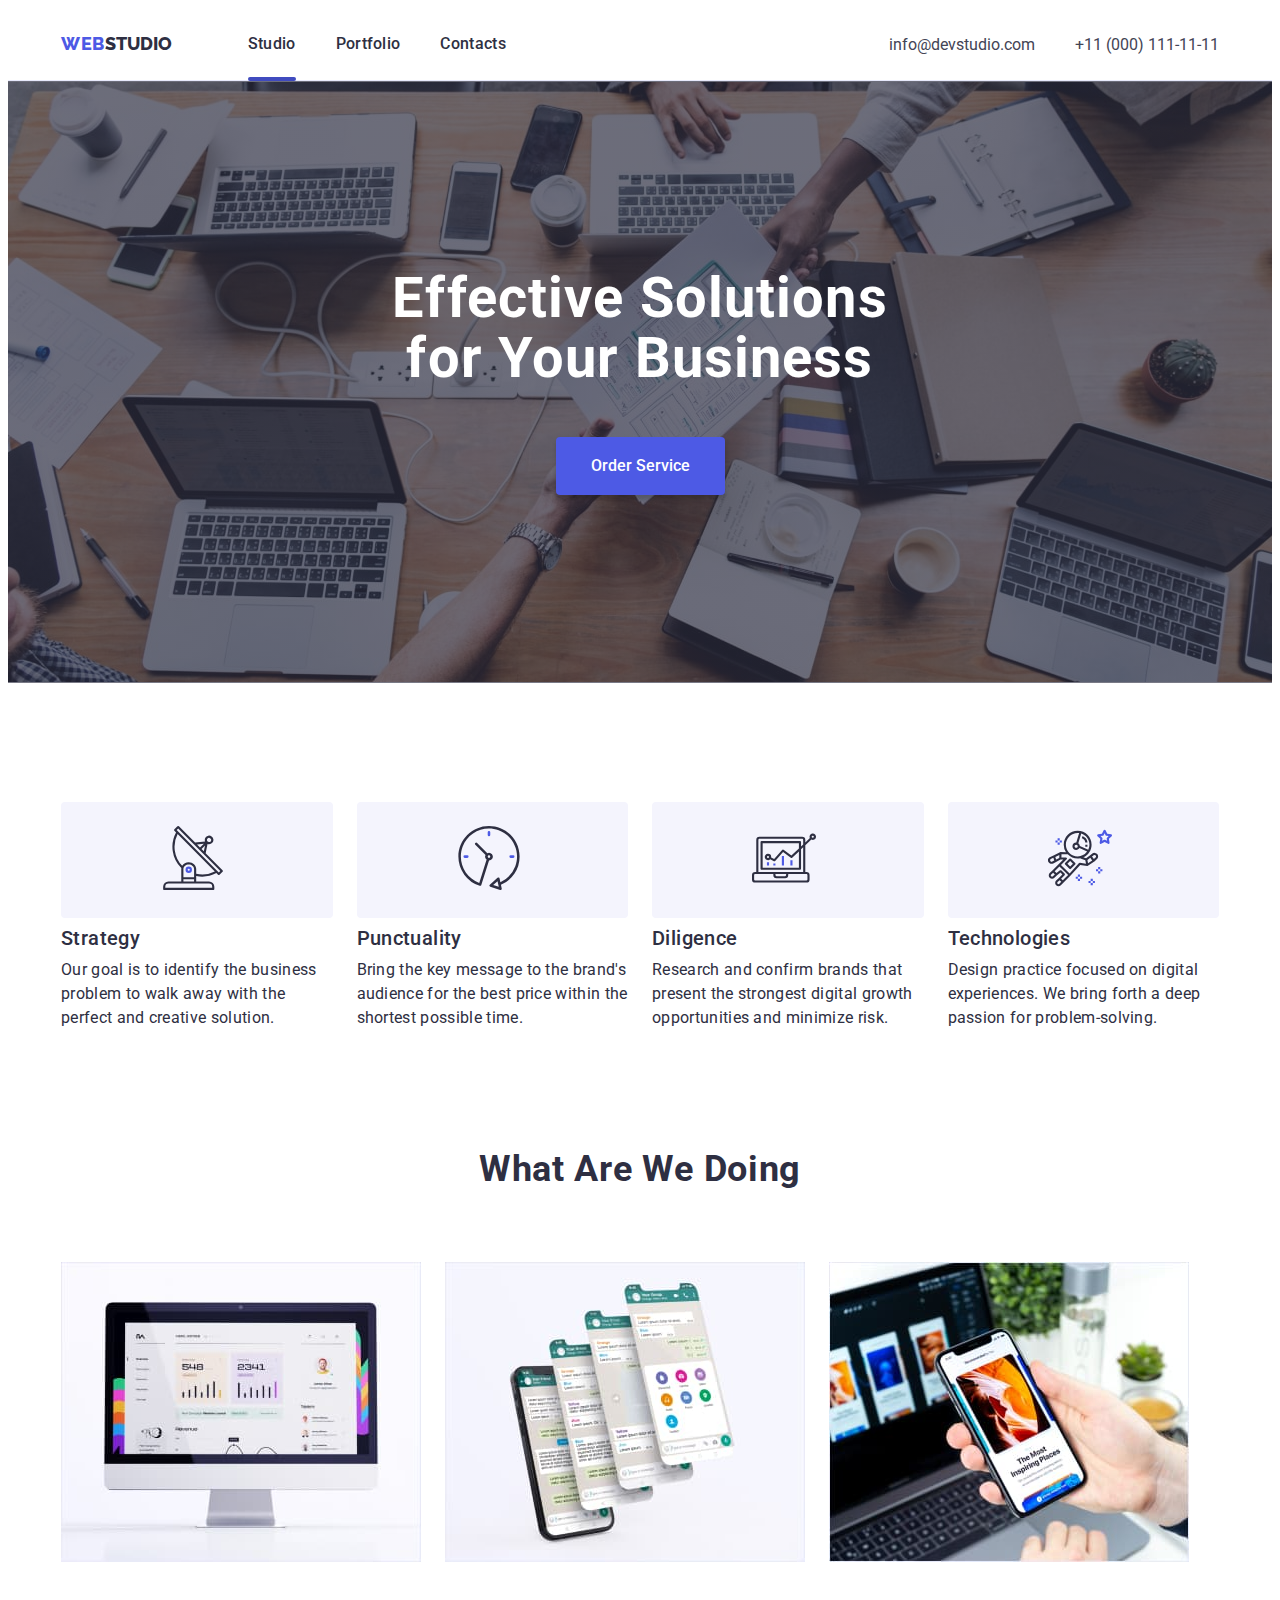
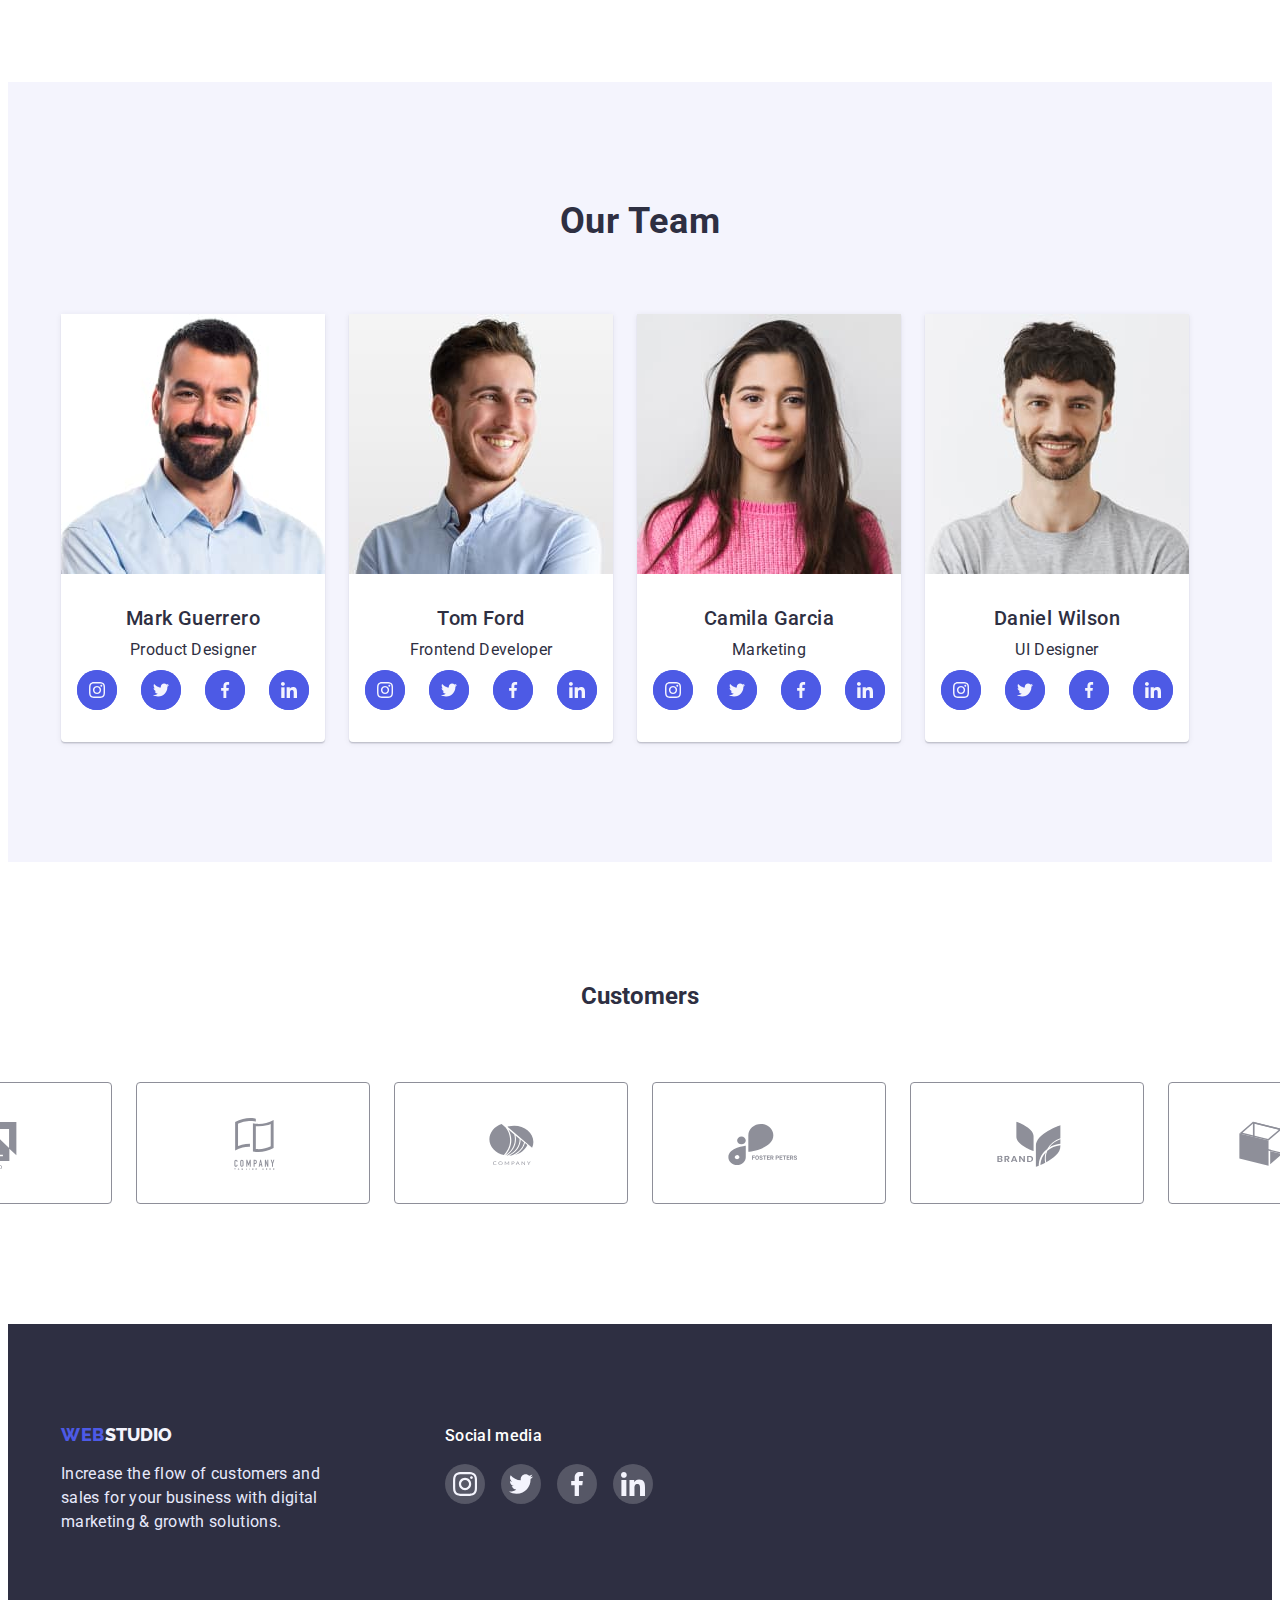
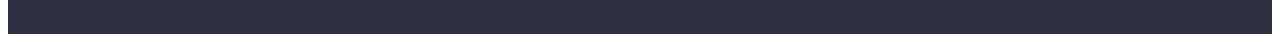
<file: index.html>
<!DOCTYPE html>
<html lang="en">
  <head>
    <meta charset="UTF-8" />
    <meta http-equiv="X-UA-Compatible" content="IE=edge" />
    <meta name="viewport" content="width=device-width, initial-scale=1.0" />
    <title>goit-markup-hw-01</title>
    <link rel="preconnect" href="https://fonts.googleapis.com" />
    <link rel="preconnect" href="https://fonts.gstatic.com" crossorigin />
    <link
      href="https://fonts.googleapis.com/css2?family=Raleway:wght@800&family=Roboto:wght@400;500;700&display=swap"
      rel="stylesheet"
    />
    <link
      rel="stylesheet"
      href="https://cdnjs.cloudflare.com/ajax/libs/modern-normalize/1.1.0/modern-normalize.min.css"
      integrity="sha512-wpPYUAdjBVSE4KJnH1VR1HeZfpl1ub8YT/NKx4PuQ5NmX2tKuGu6U/JRp5y+Y8XG2tV+wKQpNHVUX03MfMFn9Q=="
      crossorigin="anonymous"
      referrerpolicy="no-referrer"
    />
    <link rel="stylesheet" href="./css/styles.css" />
  </head>
  <body>
    <header class="header">
      <div class="container header-container">
        <nav class="header-navigation">
          <a href="./index.html" class="header-logo">
            <span class="header-logo-web-text">Web</span>Studio</a
          >
          <ul class="header-list list">
            <li class="header-item">
              <a href="./index.html" class="header-link active-page link"
                >Studio</a
              >
            </li>
            <li class="header-item">
              <a href="./portfolio.html" class="header-link link">Portfolio</a>
            </li>
            <li class="header-item">
              <a href="#" class="header-link link">Contacts</a>
            </li>
          </ul>
        </nav>
        <address class="contacts">
          <ul class="contacts-list list">
            <li class="contact-item">
              <a href="mailto:info@devstudio.com" class="contact-link link"
                >info@devstudio.com</a
              >
            </li>
            <li class="contact-item">
              <a href="tel:+110001111111" class="contact-link link"
                >+11 (000) 111-11-11</a
              >
            </li>
          </ul>
        </address>
      </div>
    </header>
    <main>
      <section class="main">
        <div class="container">
          <h1 class="main-header">Effective Solutions for Your Business</h1>
          <button class="main-btn" type="button" data-modal-open>Order Service</button>
          <div class="backdrop is-hidden" data-modal>
            <div class="modal">
              <button class="btn-modal-close" type="button" data-modal-close>
                <svg class="modal-icon-close">
                  <use href="./images/modal-closing-icon.svg#modal-icon-close"></use>
                </svg>
              </button>
            </div>
          </div>
        </div>
      </section>
      <section class="attitudes">
        <div class="container attitudes-container">
          <h2 class="visually-hidden">Company list of attitudes</h2>
          <ul class="attitudes-list list">
            <li class="attitudes-item">
              <div class="attitudes-icons">
                <a href="" class="svg-icon"></a>
                <svg width="64" height="64">
                  <use href="./images/attitudes-icons.svg#icon-antenna-1"></use>
                </svg>
              </div>
              <h3 class="attitudes-item-title title">Strategy</h3>
              <p class="attitudes-item-text">
                Our goal is to identify the business problem to walk away with
                the perfect and creative solution.
              </p>
            </li>
            <li class="attitudes-item">
              <div class="attitudes-icons">
                <a href="" class="svg-icon"></a>
                <svg width="64" height="64">
                  <use href="./images/attitudes-icons.svg#icon-clock-1"></use>
                </svg>
              </div>
              <h3 class="attitudes-item-title title">Punctuality</h3>
              <p class="attitudes-item-text">
                Bring the key message to the brand's audience for the best price
                within the shortest possible time.
              </p>
            </li>
            <li class="attitudes-item">
              <div class="attitudes-icons">
                <a href="" class="svg-icon"></a>
                <svg width="64" height="64">
                  <use href="./images/attitudes-icons.svg#icon-diagram-1"></use>
                </svg>
              </div>
              <h3 class="attitudes-item-title title">Diligence</h3>
              <p class="attitudes-item-text">
                Research and confirm brands that present the strongest digital
                growth opportunities and minimize risk.
              </p>
            </li>
            <li class="attitudes-item">
              <div class="attitudes-icons">
                <a href="" class="svg-icon"></a>
                <svg width="64" height="64">
                  <use
                    href="./images/attitudes-icons.svg#icon-astronaut-1"
                  ></use>
                </svg>
              </div>
              <h3 class="attitudes-item-title title">Technologies</h3>
              <p class="attitudes-item-text">
                Design practice focused on digital experiences. We bring forth a
                deep passion for problem-solving.
              </p>
            </li>
          </ul>
        </div>
      </section>
      <section class="products">
        <div class="container products-container">
          <h2 class="products-header">What are we doing</h2>
          <ul class="products-list list">
            <li class="products-item">
              <img
                src="./images/i-mac.jpg"
                alt="iMac"
                width="360"
                height="300"
              />
            </li>
            <li class="products-item">
              <img
                src="./images/mobiles.jpg"
                alt="Mobiles"
                width="360"
                height="300"
              />
            </li>
            <li class="products-item">
              <img
                src="./images/different-devices.jpg"
                alt="Different devices"
                width="360"
                height="300"
              />
            </li>
          </ul>
        </div>
      </section>
      <section class="team">
        <div class="container team-container">
          <h2 class="team-header">Our Team</h2>
          <ul class="team-list list">
            <li class="team-item">
              <img
                src="./images/mark-guerrero.jpg"
                alt="Mark Guerrero"
                width="264"
                height="260"
              />
              <div class="photo-caption">
                <h3 class="team-item-header">Mark Guerrero</h3>
                <p class="team-item-text">Product Designer</p>
                <ul class="photo-caption-soc-list list">
                  <li class="photo-caption-soc-item">
                    <a href="" class="photo-caption-soc-link link">
                      <svg
                        class="photo-caption-soc-icon"
                        width="16"
                        height="16"
                      >
                        <use
                          href="./images/team-soc-icons.svg#icon-instagram-2-1"
                        ></use>
                      </svg>
                    </a>
                  </li>
                  <li class="photo-caption-soc-item">
                    <a href="" class="photo-caption-soc-link link">
                      <svg
                        class="photo-caption-soc-icon"
                        width="16"
                        height="16"
                      >
                        <use
                          href="./images/team-soc-icons.svg#icon-twitter-1-1"
                        ></use>
                      </svg>
                    </a>
                  </li>
                  <li class="photo-caption-soc-item">
                    <a href="" class="photo-caption-soc-link link">
                      <svg
                        class="photo-caption-soc-icon"
                        width="16"
                        height="16"
                      >
                        <use
                          href="./images/team-soc-icons.svg#icon-facebook-1-1"
                        ></use>
                      </svg>
                    </a>
                  </li>
                  <li class="photo-caption-soc-item">
                    <a href="" class="photo-caption-soc-link link">
                      <svg
                        class="photo-caption-soc-icon"
                        width="16"
                        height="16"
                      >
                        <use
                          href="./images/team-soc-icons.svg#icon-linkedin-1-1"
                        ></use>
                      </svg>
                    </a>
                  </li>
                </ul>
              </div>
            </li>
            <li class="team-item">
              <img
                src="./images/tom-ford.jpg"
                alt="Tom Ford"
                width="264"
                height="260"
              />
              <div class="photo-caption">
                <h3 class="team-item-header">Tom Ford</h3>
                <p class="team-item-text">Frontend Developer</p>
                <ul class="photo-caption-soc-list list">
                  <li class="photo-caption-soc-item">
                    <a href="" class="photo-caption-soc-link link">
                      <svg
                        class="photo-caption-soc-icon"
                        width="16"
                        height="16"
                      >
                        <use
                          href="./images/team-soc-icons.svg#icon-instagram-2-1"
                        ></use>
                      </svg>
                    </a>
                  </li>
                  <li class="photo-caption-soc-item">
                    <a href="" class="photo-caption-soc-link link">
                      <svg
                        class="photo-caption-soc-icon"
                        width="16"
                        height="16"
                      >
                        <use
                          href="./images/team-soc-icons.svg#icon-twitter-1-1"
                        ></use>
                      </svg>
                    </a>
                  </li>
                  <li class="photo-caption-soc-item">
                    <a href="" class="photo-caption-soc-link link">
                      <svg
                        class="photo-caption-soc-icon"
                        width="16"
                        height="16"
                      >
                        <use
                          href="./images/team-soc-icons.svg#icon-facebook-1-1"
                        ></use>
                      </svg>
                    </a>
                  </li>
                  <li class="photo-caption-soc-item">
                    <a href="" class="photo-caption-soc-link link">
                      <svg
                        class="photo-caption-soc-icon"
                        width="16"
                        height="16"
                      >
                        <use
                          href="./images/team-soc-icons.svg#icon-linkedin-1-1"
                        ></use>
                      </svg>
                    </a>
                  </li>
                </ul>
              </div>
            </li>
            <li class="team-item">
              <img
                src="./images/camila-garcia.jpg"
                alt="Camila Garcia"
                width="264"
                height="260"
              />
              <div class="photo-caption">
                <h3 class="team-item-header">Camila Garcia</h3>
                <p class="team-item-text">Marketing</p>
                <ul class="photo-caption-soc-list list">
                  <li class="photo-caption-soc-item">
                    <a href="" class="photo-caption-soc-link link">
                      <svg
                        class="photo-caption-soc-icon"
                        width="16"
                        height="16"
                      >
                        <use
                          href="./images/team-soc-icons.svg#icon-instagram-2-1"
                        ></use>
                      </svg>
                    </a>
                  </li>
                  <li class="photo-caption-soc-item">
                    <a href="" class="photo-caption-soc-link link">
                      <svg
                        class="photo-caption-soc-icon"
                        width="16"
                        height="16"
                      >
                        <use
                          href="./images/team-soc-icons.svg#icon-twitter-1-1"
                        ></use>
                      </svg>
                    </a>
                  </li>
                  <li class="photo-caption-soc-item">
                    <a href="" class="photo-caption-soc-link link">
                      <svg
                        class="photo-caption-soc-icon"
                        width="16"
                        height="16"
                      >
                        <use
                          href="./images/team-soc-icons.svg#icon-facebook-1-1"
                        ></use>
                      </svg>
                    </a>
                  </li>
                  <li class="photo-caption-soc-item">
                    <a href="" class="photo-caption-soc-link link">
                      <svg
                        class="photo-caption-soc-icon"
                        width="16"
                        height="16"
                      >
                        <use
                          href="./images/team-soc-icons.svg#icon-linkedin-1-1"
                        ></use>
                      </svg>
                    </a>
                  </li>
                </ul>
              </div>
            </li>
            <li class="team-item">
              <img
                src="./images/daniel-wilson.jpg"
                alt="Daniel Wilson"
                width="264"
                height="260"
              />
              <div class="photo-caption">
                <h3 class="team-item-header">Daniel Wilson</h3>
                <p class="team-item-text">UI Designer</p>
                <ul class="photo-caption-soc-list list">
                  <li class="photo-caption-soc-item">
                    <a href="" class="photo-caption-soc-link link">
                      <svg
                        class="photo-caption-soc-icon"
                        width="16"
                        height="16"
                      >
                        <use
                          href="./images/team-soc-icons.svg#icon-instagram-2-1"
                        ></use>
                      </svg>
                    </a>
                  </li>
                  <li class="photo-caption-soc-item">
                    <a href="" class="photo-caption-soc-link link">
                      <svg
                        class="photo-caption-soc-icon"
                        width="16"
                        height="16"
                      >
                        <use
                          href="./images/team-soc-icons.svg#icon-twitter-1-1"
                        ></use>
                      </svg>
                    </a>
                  </li>
                  <li class="photo-caption-soc-item">
                    <a href="" class="photo-caption-soc-link link">
                      <svg
                        class="photo-caption-soc-icon"
                        width="16"
                        height="16"
                      >
                        <use
                          href="./images/team-soc-icons.svg#icon-facebook-1-1"
                        ></use>
                      </svg>
                    </a>
                  </li>
                  <li class="photo-caption-soc-item">
                    <a href="" class="photo-caption-soc-link link">
                      <svg
                        class="photo-caption-soc-icon"
                        width="16"
                        height="16"
                      >
                        <use
                          href="./images/team-soc-icons.svg#icon-linkedin-1-1"
                        ></use>
                      </svg>
                    </a>
                  </li>
                </ul>
              </div>
            </li>
          </ul>
        </div>
      </section>
      <section class="customers">
        <div class="container">
          <h2 class="customers-header">Customers</h2>
          <ul class="customers-icon-list list">
            <li class="customers-icon-item">
              <a href="" class="customers-icon-link link">
                <svg class="customers-icon" width="104" height="56">
                  <use href="./images/customers-icons.svg#icon-Logo"></use>
                </svg>
              </a>
            </li>
            <li class="customers-icon-item">
              <a href="" class="customers-icon-link link">
                <svg class="customers-icon" width="104" height="56">
                  <use href="./images/customers-icons.svg#icon-Logo-1"></use>
                </svg>
              </a>
            </li>
            <li class="customers-icon-item">
              <a href="" class="customers-icon-link link">
                <svg class="customers-icon" width="104" height="56">
                  <use href="./images/customers-icons.svg#icon-Logo-2"></use>
                </svg>
              </a>
            </li>
            <li class="customers-icon-item">
              <a href="" class="customers-icon-link link">
                <svg class="customers-icon" width="104" height="56">
                  <use href="./images/customers-icons.svg#icon-Logo-3"></use>
                </svg>
              </a>
            </li>
            <li class="customers-icon-item">
              <a href="" class="customers-icon-link link">
                <svg class="customers-icon" width="104" height="56">
                  <use href="./images/customers-icons.svg#icon-Logo-4"></use>
                </svg>
              </a>
            </li>
            <li class="customers-icon-item">
              <a href="" class="customers-icon-link link">
                <svg class="customers-icon" width="104" height="56">
                  <use href="./images/customers-icons.svg#icon-Logo-5"></use>
                </svg>
              </a>
            </li>
          </ul>
        </div>
      </section>
    </main>
    <footer class="footer">
      <div class="container footer-container">
        <div class="footer-block-one">
          <a href="./index.html" class="footer-logo"
            ><span class="footer-logo-web-text">Web</span>Studio</a
          >
          <p class="footer-title">
            Increase the flow of customers and sales for your business with
            digital marketing & growth solutions.
          </p>
        </div>
        <div class="social-media">
          <h2 class="social-media-header">Social media</h2>
          <ul class="social-media-list list">
            <li class="social-media-item">
              <a href="" class="social-media-link link">
                <svg class="social-media-icon" width="24" height="24">
                  <use
                    href="./images/team-soc-icons.svg#icon-instagram-2-1"
                  ></use>
                </svg>
              </a>
            </li>
            <li class="social-media-item">
              <a href="" class="social-media-link link">
                <svg class="social-media-icon" width="24" height="24">
                  <use
                    href="./images/team-soc-icons.svg#icon-twitter-1-1"
                  ></use>
                </svg>
              </a>
            </li>
            <li class="social-media-item">
              <a href="" class="social-media-link link">
                <svg class="social-media-icon" width="24" height="24">
                  <use
                    href="./images/team-soc-icons.svg#icon-facebook-1-1"
                  ></use>
                </svg>
              </a>
            </li>
            <li class="social-media-item">
              <a href="" class="social-media-link link">
                <svg class="social-media-icon" width="24" height="24">
                  <use
                    href="./images/team-soc-icons.svg#icon-linkedin-1-1"
                  ></use>
                </svg>
              </a>
            </li>
          </ul>
        </div>
      </div>
    </footer>
    <script src="./js/modal.js"></script>
  </body>
</html>
</file>
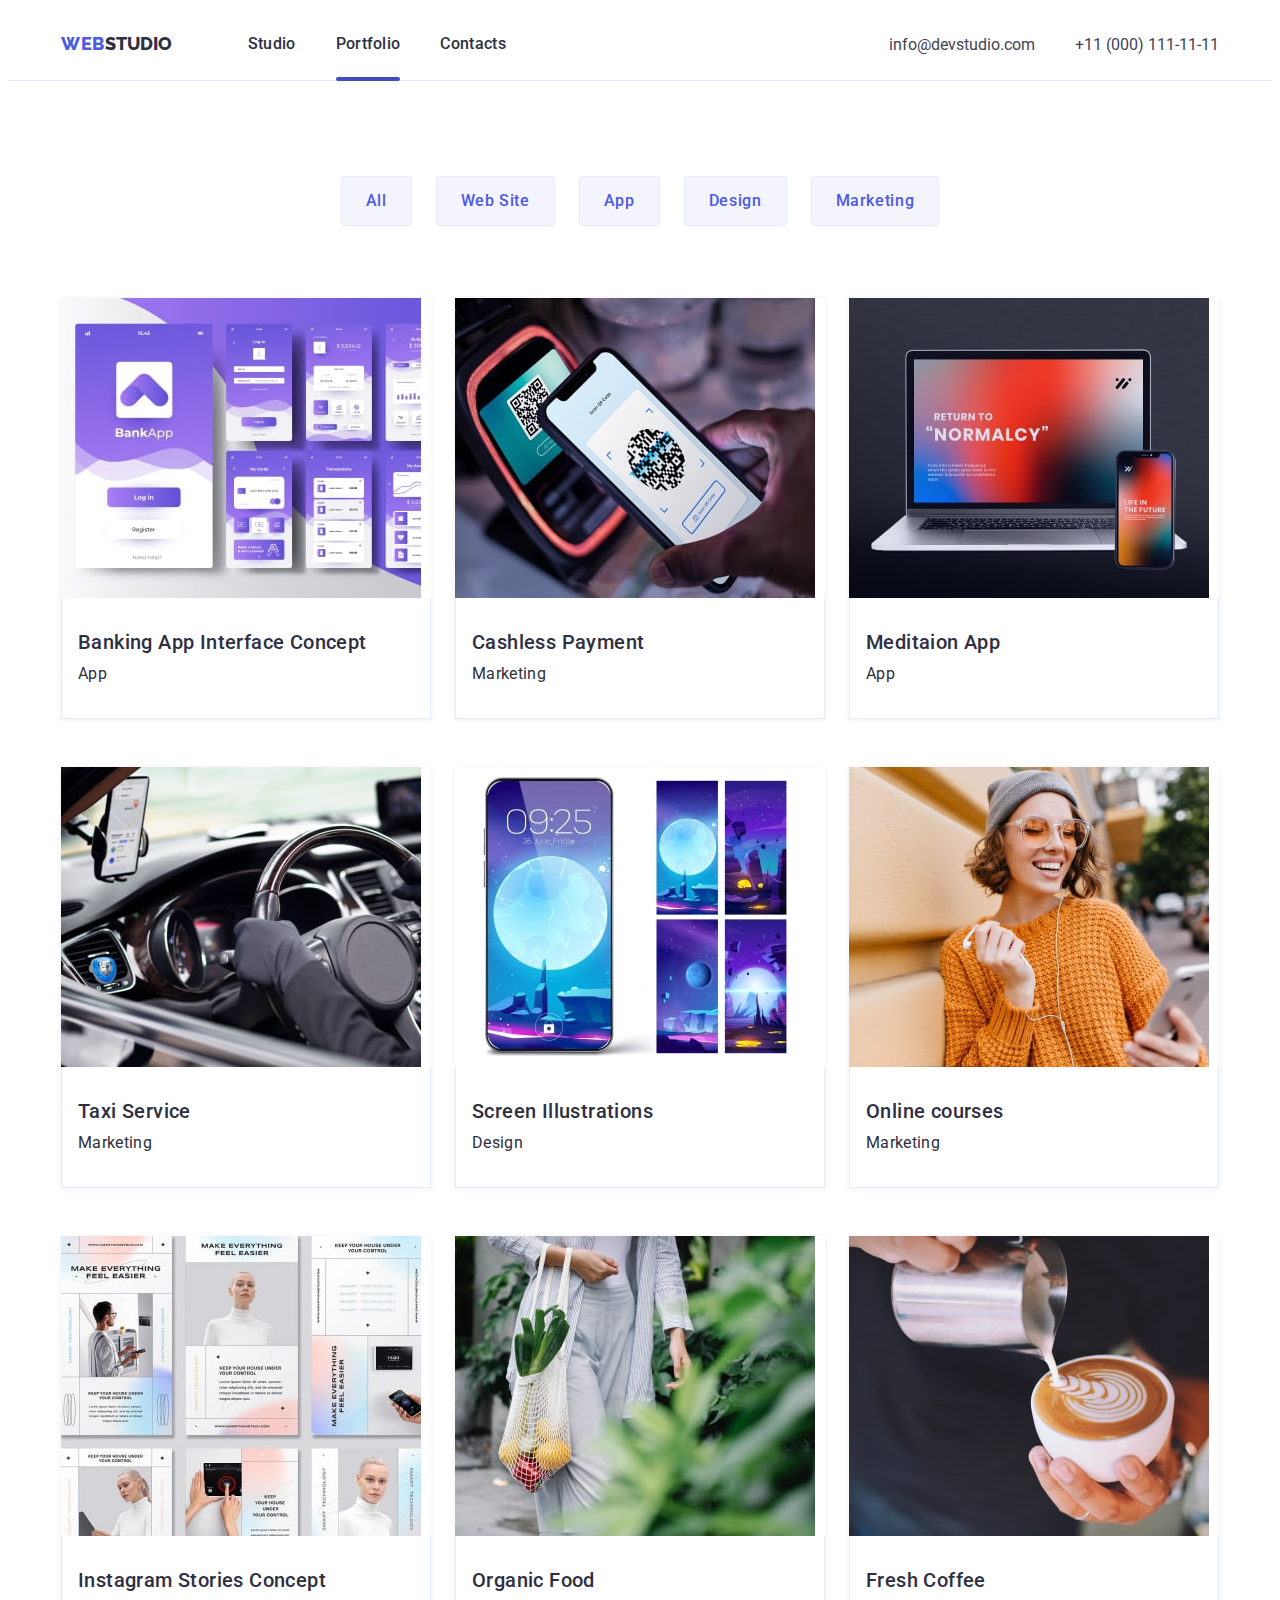
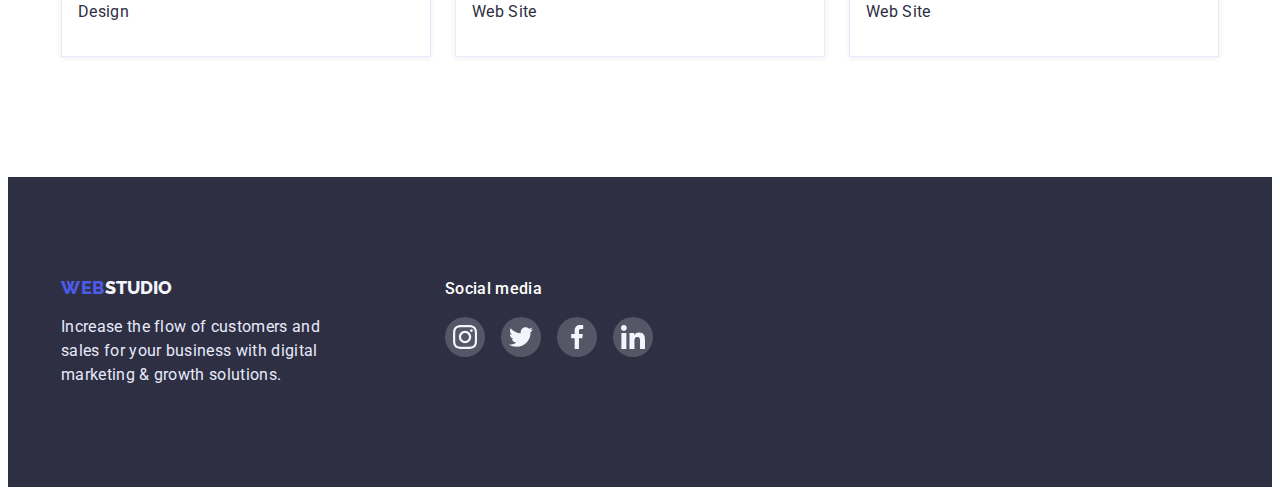
<file: portfolio.html>
<!DOCTYPE html>
<html lang="en">
  <head>
    <meta charset="UTF-8" />
    <meta http-equiv="X-UA-Compatible" content="IE=edge" />
    <meta name="viewport" content="width=device-width, initial-scale=1.0" />
    <title>goit-markup-hw-02</title>
    <link rel="preconnect" href="https://fonts.googleapis.com" />
    <link rel="preconnect" href="https://fonts.gstatic.com" crossorigin />
    <link
      href="https://fonts.googleapis.com/css2?family=Raleway:wght@800&family=Roboto:wght@400;500;700&display=swap"
      rel="stylesheet"
    />
    <link
      rel="stylesheet"
      href="https://cdnjs.cloudflare.com/ajax/libs/modern-normalize/1.1.0/modern-normalize.min.css"
      integrity="sha512-wpPYUAdjBVSE4KJnH1VR1HeZfpl1ub8YT/NKx4PuQ5NmX2tKuGu6U/JRp5y+Y8XG2tV+wKQpNHVUX03MfMFn9Q=="
      crossorigin="anonymous"
      referrerpolicy="no-referrer"
    />
    <link rel="stylesheet" href="./css/styles.css" />
  </head>
  <body>
    <header class="header">
      <div class="container header-container">
        <nav class="header-navigation">
          <a href="./index.html" class="header-logo">
            <span class="header-logo-web-text">Web</span>Studio</a
          >
          <ul class="header-list list">
            <li class="header-item">
              <a href="./index.html" class="header-link link">Studio</a>
            </li>
            <li class="header-item">
              <a href="./portfolio.html" class="header-link active-page link"
                >Portfolio</a
              >
            </li>
            <li class="header-item">
              <a href="#" class="header-link link">Contacts</a>
            </li>
          </ul>
        </nav>
        <address class="contacts">
          <ul class="contacts-list list">
            <li class="contact-item">
              <a href="mailto:info@devstudio.com" class="contact-link link"
                >info@devstudio.com</a
              >
            </li>
            <li class="contact-item">
              <a href="tel:+110001111111" class="contact-link link"
                >+11 (000) 111-11-11</a
              >
            </li>
          </ul>
        </address>
      </div>
    </header>
    <main>
      <section class="portfolio">
        <div class="container portfolio-container">
          <h1 class="visually-hidden">Portfolio</h1>
          <ul class="portfolio-buttons-list list">
            <li class="portfolio-buttons-item">
              <button class="portfolio-buttons-item-btn" type="button">
                All
              </button>
            </li>
            <li class="portfolio-buttons-item">
              <button class="portfolio-buttons-item-btn" type="button">
                Web Site
              </button>
            </li>
            <li class="portfolio-buttons-item">
              <button class="portfolio-buttons-item-btn" type="button">
                App
              </button>
            </li>
            <li class="portfolio-buttons-item">
              <button class="portfolio-buttons-item-btn" type="button">
                Design
              </button>
            </li>
            <li class="portfolio-buttons-item">
              <button class="portfolio-buttons-item-btn" type="button">
                Marketing
              </button>
            </li>
          </ul>
          <div class="portfolio-producs-wrap">
            <ul class="portfolio-products-list list">
              <li class="portfolio-product-item">
                <a href="" class="portfolio-product-link link">
                  <div class="work-thumb">
                    <div class="overlay">
                      <p class="overlay-text">
                        14 Stylish and User-Friendly App Design Concepts · Task
                        Manager App · Calorie Tracker App · Exotic Fruit
                        Ecommerce App · Cloud Storage App
                      </p>
                    </div>
                    <img
                      src="./images/banking-app.jpg"
                      alt="Banking App Interface Concept"
                      width="360"
                      height="300"
                    />
                  </div>
                  <div class="products-caption">
                    <h2 class="portfolio-product-item-header">
                      Banking App Interface Concept
                    </h2>
                    <p class="portfolio-product-item-text">App</p>
                  </div>
                </a>
              </li>
              <li class="portfolio-product-item">
                <a href="" class="portfolio-product-link link">
                  <div class="work-thumb">
                    <div class="overlay">
                      <p class="overlay-text">
                        14 Stylish and User-Friendly App Design Concepts · Task
                        Manager App · Calorie Tracker App · Exotic Fruit
                        Ecommerce App · Cloud Storage App
                      </p>
                    </div>
                    <img
                      src="./images/cashless-payment.jpg"
                      alt="Cashless Payment"
                      width="360"
                      height="300"
                    />
                  </div>
                  <div class="products-caption">
                    <h2 class="portfolio-product-item-header">
                      Cashless Payment
                    </h2>
                    <p class="portfolio-product-item-text">Marketing</p>
                  </div>
                </a>
              </li>
              <li class="portfolio-product-item">
                <a href="" class="portfolio-product-link link">
                  <div class="work-thumb">
                    <div class="overlay">
                      <p class="overlay-text">
                        14 Stylish and User-Friendly App Design Concepts · Task
                        Manager App · Calorie Tracker App · Exotic Fruit
                        Ecommerce App · Cloud Storage App
                      </p>
                    </div>
                    <img
                      src="./images/meditation-app.jpg"
                      alt="Meditation App"
                      width="360"
                      height="300"
                    />
                  </div>
                  <div class="products-caption">
                    <h2 class="portfolio-product-item-header">Meditaion App</h2>
                    <p class="portfolio-product-item-text">App</p>
                  </div>
                </a>
              </li>
              <li class="portfolio-product-item">
                <a href="" class="portfolio-product-link link">
                  <div class="work-thumb">
                    <div class="overlay">
                      <p class="overlay-text">
                        14 Stylish and User-Friendly App Design Concepts · Task
                        Manager App · Calorie Tracker App · Exotic Fruit
                        Ecommerce App · Cloud Storage App
                      </p>
                    </div>
                    <img
                      src="./images/taxi-service.jpg"
                      alt="Taxi Service"
                      width="360"
                      height="300"
                    />
                  </div>
                  <div class="products-caption">
                    <h2 class="portfolio-product-item-header">Taxi Service</h2>
                    <p class="portfolio-product-item-text">Marketing</p>
                  </div>
                </a>
              </li>
              <li class="portfolio-product-item">
                <a href="" class="portfolio-product-link link">
                  <div class="work-thumb">
                    <div class="overlay">
                      <p class="overlay-text">
                        14 Stylish and User-Friendly App Design Concepts · Task
                        Manager App · Calorie Tracker App · Exotic Fruit
                        Ecommerce App · Cloud Storage App
                      </p>
                    </div>
                    <img
                      src="./images/screen-illustrations.jpg"
                      alt="Screen Illustrations"
                      width="360"
                      height="300"
                    />
                  </div>
                  <div class="products-caption">
                    <h2 class="portfolio-product-item-header">
                      Screen Illustrations
                    </h2>
                    <p class="portfolio-product-item-text">Design</p>
                  </div>
                </a>
              </li>
              <li class="portfolio-product-item">
                <a href="" class="portfolio-product-link link">
                  <div class="work-thumb">
                    <div class="overlay">
                      <p class="overlay-text">
                        14 Stylish and User-Friendly App Design Concepts · Task
                        Manager App · Calorie Tracker App · Exotic Fruit
                        Ecommerce App · Cloud Storage App
                      </p>
                    </div>
                    <img
                      src="./images/online-courses.jpg"
                      alt="Online Courses"
                      width="360"
                      height="300"
                    />
                  </div>
                  <div class="products-caption">
                    <h2 class="portfolio-product-item-header">
                      Online courses
                    </h2>
                    <p class="portfolio-product-item-text">Marketing</p>
                  </div>
                </a>
              </li>
              <li class="portfolio-product-item">
                <a href="" class="portfolio-product-link link">
                  <div class="work-thumb">
                    <div class="overlay">
                      <p class="overlay-text">
                        14 Stylish and User-Friendly App Design Concepts · Task
                        Manager App · Calorie Tracker App · Exotic Fruit
                        Ecommerce App · Cloud Storage App
                      </p>
                    </div>
                    <img
                      src="./images/instagram-stories-concept.jpg"
                      alt="Instagram Stories Concept"
                      width="360"
                      height="300"
                    />
                  </div>
                  <div class="products-caption">
                    <h2 class="portfolio-product-item-header">
                      Instagram Stories Concept
                    </h2>
                    <p class="portfolio-product-item-text">Design</p>
                  </div>
                </a>
              </li>
              <li class="portfolio-product-item">
                <a href="" class="portfolio-product-link link">
                  <div class="work-thumb">
                    <div class="overlay">
                      <p class="overlay-text">
                        14 Stylish and User-Friendly App Design Concepts · Task
                        Manager App · Calorie Tracker App · Exotic Fruit
                        Ecommerce App · Cloud Storage App
                      </p>
                    </div>
                    <img
                      src="./images/organic-food.jpg"
                      alt="Organic Food"
                      width="360"
                      height="300"
                    />
                  </div>
                  <div class="products-caption">
                    <h2 class="portfolio-product-item-header">Organic Food</h2>
                    <p class="portfolio-product-item-text">Web Site</p>
                  </div>
                </a>
              </li>
              <li class="portfolio-product-item">
                <a href="" class="portfolio-product-link link">
                  <div class="work-thumb">
                    <div class="overlay">
                      <p class="overlay-text">
                        14 Stylish and User-Friendly App Design Concepts · Task
                        Manager App · Calorie Tracker App · Exotic Fruit
                        Ecommerce App · Cloud Storage App
                      </p>
                    </div>
                    <img
                      src="./images/fresh-coffee.jpg"
                      alt="Fresh Coffee"
                      width="360"
                      height="300"
                    />
                  </div>
                  <div class="products-caption">
                    <h2 class="portfolio-product-item-header">Fresh Coffee</h2>
                    <p class="portfolio-product-item-text">Web Site</p>
                  </div>
                </a>
              </li>
            </ul>
          </div>
        </div>
      </section>
    </main>
    <footer class="footer">
      <div class="container footer-container">
        <div class="footer-block-one">
          <a href="./index.html" class="footer-logo"
            ><span class="footer-logo-web-text">Web</span>Studio</a
          >
          <p class="footer-title">
            Increase the flow of customers and sales for your business with
            digital marketing & growth solutions.
          </p>
        </div>
        <div class="social-media">
          <h2 class="social-media-header">Social media</h2>
          <ul class="social-media-list list">
            <li class="social-media-item">
              <a href="" class="social-media-link link">
                <svg class="social-media-icon" width="24" height="24">
                  <use
                    href="./images/team-soc-icons.svg#icon-instagram-2-1"
                  ></use>
                </svg>
              </a>
            </li>
            <li class="social-media-item">
              <a href="" class="social-media-link link">
                <svg class="social-media-icon" width="24" height="24">
                  <use
                    href="./images/team-soc-icons.svg#icon-twitter-1-1"
                  ></use>
                </svg>
              </a>
            </li>
            <li class="social-media-item">
              <a href="" class="social-media-link link">
                <svg class="social-media-icon" width="24" height="24">
                  <use
                    href="./images/team-soc-icons.svg#icon-facebook-1-1"
                  ></use>
                </svg>
              </a>
            </li>
            <li class="social-media-item">
              <a href="" class="social-media-link link">
                <svg class="social-media-icon" width="24" height="24">
                  <use
                    href="./images/team-soc-icons.svg#icon-linkedin-1-1"
                  ></use>
                </svg>
              </a>
            </li>
          </ul>
        </div>
      </div>
    </footer>
  </body>
</html>
</file>
<file: css/styles.css>
body {
  font-family: "Roboto", sans-serif;
  color: var(--main-dark-color);
}

:root {
  --main-dark-color: #2e2f42;
  --main-line-height: 1.5;
  --main-white-color: #ffffff;
  --font-family-raleway: "Raleway";
  --logo-and-btn-color: #4d5ae5;
  --focus-and-hover-color: #404bbf;
  --dark-color: #434455;
  --light-color: #f4f4fd;
  --dark-light-color: #e7e9fc;
  --transition-func: 250ms cubic-bezier(0.4, 0, 0.2, 1);
}

.visually-hidden {
  width: 1px;
  height: 1px;
  margin: -1px;
  border: 0;
  padding: 0;
  white-space: nowrap;
  clip-path: inset(100%);
  clip: rect(0 0 0 0);
  overflow: hidden;
}

.container {
  max-width: 1158px;
  padding: 0 15px;
  margin: 0 auto;
}

.list {
  list-style: none;
}

.link {
  text-decoration: none;
}

h1,
h2,
h3,
h4,
h5,
h6,
p {
  margin: 0;
}

ul {
  margin: 0;
  padding-left: 0;
}

img {
  display: block;
  height: auto;
}

/* --------------------- index.html file ------------- */

/* --------------------- HEADER ------------- section */

/* цвет основного текста черный: color: #2E2F42; */
/* вторичный цвет текста светло черный: color: #434455; */
/* светлый:  color: #E7E9FC;*/
/* контакт цвет: color: #434455; */
/* акцент */
/* .header {
  width: 1440;
} */

.header {
  background-color: var(--main-white-color);
  padding-top: 24px;
  padding-bottom: 24px;
  box-sizing: border-box;
  background: var(--main-white-color);
  border-bottom: 1px solid var(--dark-light-color);
}

.header-container {
  display: flex;
  align-items: center;
}

.header-container .header-navigation {
  display: flex;
  align-items: center;
}

.header-logo {
  font-family: var(--font-family-raleway);
  color: var(--main-dark-color);
  text-transform: uppercase;
  font-weight: 800;
  font-size: 18px;
  line-height: 1.33;
  text-decoration: none;
}

.header-logo-web-text {
  font-family: var(--font-family-raleway);
  font-weight: 800;
  font-size: 18px;
  line-height: 1.33;
  letter-spacing: 0.03em;
  text-transform: uppercase;
  color: var(--logo-and-btn-color);
}

.active-page::after {
  content: "";
  position: absolute;
  display: block;
  top: 43px;
  width: 100%;
  height: 4px;
  background: #404bbf;
  border-radius: 2px;
}

.header-list {
  font-weight: 500;
  font-size: 16px;
  line-height: var(--main-line-height);
  letter-spacing: 0.02em;
  color: var(--main-dark-color);
  display: flex;
  margin-left: 76px;
}

.header-item {
  margin-right: 40px;
}

.header-item:last-child {
  margin-right: 0;
}

.header-link {
  color: var(--main-dark-color);
  position: relative;
  transition: var(--transition-func);
}

.header-link:hover,
.header-link:focus {
  color: var(--focus-and-hover-color);
}

.contacts {
  font-style: normal;
  margin-left: auto;
}

.contact-link {
  color: var(--dark-color);
  padding: 24px 0;
  transition: var(--transition-func);
}

.contact-link:hover,
.contact-link:focus {
  color: var(--focus-and-hover-color);
}

.contacts-list {
  display: flex;
}

.contact-item {
  margin-right: 40px;
}

.contact-item:last-child {
  margin-right: 0;
}

/* -------------------------- MAIN -------------------- section */

.main {
  position: relative;
  background-image: linear-gradient(
      rgba(46, 47, 66, 0.7),
      rgba(46, 47, 66, 0.7)
    ),
    url(../images/people-office.jpg);
  background-repeat: no-repeat;
  background-position: center center;
  background-size: 1440px, 1440px, cover;
  padding-top: 188px;
  padding-bottom: 188px;
}

.main-header {
  font-size: 56px;
  line-height: 1.07;
  letter-spacing: 0.02em;
  color: var(--main-white-color);
  margin-bottom: 48px;
  max-width: 500px;
  text-align: center;
  margin-left: auto;
  margin-right: auto;
}

.main-btn {
  font-family: inherit;
  background: var(--logo-and-btn-color);
  color: var(--main-white-color);
  font-weight: 500;
  font-size: 16px;
  line-height: var(--main-line-height);
  box-shadow: 0px 4px 4px rgba(0, 0, 0, 0.15);
  border-radius: 4px;
  cursor: pointer;
  display: block;
  flex-direction: row;
  align-items: flex-start;
  padding-top: 16px;
  padding-bottom: 16px;
  margin-left: auto;
  margin-right: auto;
  min-width: 169px;
  min-height: 56px;
  gap: 10px;
  border: 1px solid transparent;
  transition: background-color var(--transition-func);
}

.main-btn:focus,
.main-btn:hover {
  background: var(--focus-and-hover-color);
  border: 1px solid transparent;
}

.backdrop {
  position: fixed;
  top: 0;
  left: 0;
  width: 100%;
  height: 100%;
  background-color: rgba(46, 47, 66, 0.4);
  transition: opacity var(--transition-func), visibility var(--transition-func);
}

.backdrop.is-hidden {
  opacity: 0;
  pointer-events: none;
}

.modal {
  width: 408px;
  height: 576px;
  background: #fcfcfc;
  box-shadow: 0px 1px 1px rgba(0, 0, 0, 0.14), 0px 1px 3px rgba(0, 0, 0, 0.12),
    0px 2px 1px rgba(0, 0, 0, 0.2);
  border-radius: 4px;
  position: absolute;
  top: 50%;
  left: 50%;
  transform: translate(-50%, -50%) scale(1);
  transition: transform var(--transition-func), opacity var(--transition-func);
}

.btn-modal-close {
  position: absolute;
  top: 24px;
  right: 24px;
  border-radius: 50%;
  height: 24px;
  width: 24px;
  border: 1px solid rgba(0, 0, 0, 0.1);
  background-color: #e7e9fc;
  display: flex;
  justify-content: center;
  align-items: center;
  transition: background-color var(--transition-func);
}
.btn-modal-close:hover,
.btn-modal-close:focus {
  background-color: #404bbf;
}
.btn-modal-close:hover .modal-icon-close,
.btn-modal-close:focus .modal-icon-close {
  fill: #fff;
}
.modal-icon-close {
  height: 8px;
  width: 8px;
  transition: fill var(--transition-func);
}

/* ------------------- ATTITUDES --------------------- section */

.attitudes {
  padding: 120px 0;
}

.attitudes-list {
  display: flex;
}

.attitudes-item {
  margin-right: 24px;
  width: calc(100% / 4);
}

.attitudes-item:last-child {
  margin-right: 0;
}

.attitudes-item-title {
  font-weight: 500;
  font-size: 20px;
  line-height: 1.2;
  letter-spacing: 0.02em;
  color: var(--main-dark-color);
  margin-bottom: 8px;
}

.attitudes-item-text {
  font-size: 16px;
  line-height: var(--main-line-height);
  letter-spacing: 0.02em;
  color: var(--main-dark-color);
}

.attitudes-icons {
  padding: 24px 100px;
  background-color: var(--light-color);
  border-radius: 4px;
  margin-bottom: 8px;
}

/* ---------------------- PRODUCTS ------------- section */

.products {
  padding: 0 0 120px 0;
}

.products-header {
  font-size: 36px;
  line-height: 1.11;
  letter-spacing: 0.02em;
  text-transform: capitalize;
  color: var(--main-dark-color);
  margin-bottom: 72px;
  text-align: center;
}

.products-list {
  display: flex;
}

.products-item {
  display: flex;
  flex-direction: column;
  align-items: flex-start;
  margin-right: 24px;
}

.products-item:last-child {
  margin-right: 0;
}

/* ----------------------- TEAM ------------------- section */

.team {
  background: var(--light-color);
  padding: 120px 0;
}

.team-header {
  font-size: 36px;
  line-height: 1.11;
  letter-spacing: 0.02em;
  text-transform: capitalize;
  color: var(--main-dark-color);
  margin-bottom: 72px;
  text-align: center;
}

.team-list {
  display: flex;
}

.team-item {
  background-color: var(--main-white-color);
  margin-right: 24px;
  box-shadow: 0px 1px 6px rgba(46, 47, 66, 0.08),
    0px 1px 1px rgba(46, 47, 66, 0.16), 0px 2px 1px rgba(46, 47, 66, 0.08);
  border-radius: 0px 0px 4px 4px;
}

.team-item:last-child {
  margin-right: 0;
}

.team-item-header {
  font-weight: 500;
  font-size: 20px;
  line-height: 1.2;
  letter-spacing: 0.02em;
  color: var(--main-dark-color);
  margin-bottom: 8px;
}

.team-item-text {
  font-size: 16px;
  line-height: var(--main-line-height);
  letter-spacing: 0.02em;
  color: var(--main-dark-color);
}

.photo-caption {
  bottom: 0;
  padding: 32px 16px;
  text-align: center;
  transition: bottom 0.5s ease;
  align-items: center;
}

.photo-caption-soc-list {
  display: flex;
  margin-top: 8px;
}

.photo-caption-soc-item {
  margin-right: 24px;
  background-color: var(--logo-and-btn-color);
  border-radius: 50px;
}

.photo-caption-soc-item:last-child {
  margin-right: 0;
}

.photo-caption-soc-link {
  display: flex;
  align-items: center;
  justify-content: center;
  width: 40px;
  height: 40px;
  fill: var(--light-color);
  background-color: #4d5ae5;
  border-radius: 50%;
  transition: background-color var(--transition-func);
}

.photo-caption-soc-link:focus,
.photo-caption-soc-link:hover {
  background: var(--focus-and-hover-color);
}

/* ----------------------- CUSTOMERS ------------------- section */

.customers {
  padding: 120px 0;
}

.customers-header {
  text-align: center;
  padding-bottom: 72px;
}

.customers-icon-list {
  display: flex;
  justify-content: center;
}

.customers-icon-item {
  box-sizing: border-box;

  margin-right: 24px;
}

.customers-icon-item:last-child {
  margin-right: 0;
}

.customers-icon-link {
  display: flex;
  align-items: center;
  justify-content: center;
  width: 168px;
  height: 88px;
  padding: 16px 32px;
  fill: #8e8f99;
  border: 1px solid #8e8f99;
  border-radius: 4px;
  transition: border-color var(--transition-func);
}

.customers-icon {
  transition: fill var(--transition-func);
}

.customers-icon-link:hover,
.customers-icon-link:focus {
  border-color: #404bbf;
}

.customers-icon-link:hover .customers-icon,
.customers-icon-link:focus .customers-icon {
  fill: #404bbf;
}

/* ----------------------- FOOTER ------------------- section */

.footer {
  background: var(--main-dark-color);
  padding: 100px 0;
}

.footer-logo {
  font-family: var(--font-family-raleway);
  font-weight: 800;
  font-size: 18px;
  line-height: calc(21 / 18);
  text-transform: uppercase;
  text-decoration: none;
  color: var(--light-color);
}

.footer-logo-web-text {
  font-family: var(--font-family-raleway);
  font-weight: 800;
  font-size: 18px;
  line-height: 1.16;
  letter-spacing: 0.03em;
  text-transform: uppercase;
  color: var(--logo-and-btn-color);
}

.footer-title {
  font-size: 16px;
  line-height: var(--main-line-height);
  letter-spacing: 0.02em;
  color: var(--dark-light-color);
  width: 264px;
  height: 72px;
  left: 156px;
  top: 2418px;
  margin-top: 16px;
}

.footer-container {
  display: flex;
}

.social-media {
  margin-left: 120px;
}

.social-media-header {
  font-weight: 500;
  font-size: 16px;
  line-height: var(--main-line-height);
  letter-spacing: 0.02em;
  color: var(--main-white-color);
  margin-bottom: 16px;
}

.social-media-list {
  display: flex;
}

.social-media-item {
  background-color: rgba(255, 255, 255, 0.1);
  border-radius: 50%;
  margin-right: 16px;
}

.social-media-item:last-child {
  margin-right: 0;
}

.social-media-link {
  height: 40px;
  width: 40px;
  display: flex;
  align-items: center;
  justify-content: center;
  fill: var(--light-color);
  background-color: rgba(255, 255, 255, 0.1);
  border-radius: 50%;
  transition: background-color var(--transition-func);
}

.social-media-link:focus,
.social-media-link:hover {
  background: #31d0aa;
}

/* --------------------- portfolio.html file ------------- */

/* ----------------------- PORTFOLIO ------------------- section */

.portfolio {
  padding: 96px 0 120px 0;
}

.portfolio-buttons-list {
  display: flex;
  column-gap: 24px;
  justify-content: center;
}

.portfolio-buttons-item-btn {
  background-color: var(--light-color);
  border: 1px solid var(--dark-light-color);
  font-family: inherit;
  border-radius: 4px;
  color: var(--logo-and-btn-color);
  font-weight: 500;
  font-size: 16px;
  line-height: var(--main-line-height);
  letter-spacing: 0.04em;
  cursor: pointer;

  display: flex;
  flex-direction: row;
  align-items: flex-start;
  padding: 12px 24px;
  transition: background-color var(--transition-func),
    color var(--transition-func), box-shadow var(--transition-func),
    border-color var(--transition-func);
}

.portfolio-buttons-item-btn:hover,
.portfolio-buttons-item-btn:focus {
  background-color: var(--focus-and-hover-color);
  box-shadow: 0px 3px 1px rgba(0, 0, 0, 0.1), 0px 2px 1px rgba(0, 0, 0, 0.08),
    0px 2px 2px rgba(0, 0, 0, 0.12);
  border-radius: 4px;
  color: var(--main-white-color);
  border: 1px solid var(--focus-and-hover-color);
}

.portfolio-products-wrap {
  display: flex;
}

.portfolio-products-list {
  display: flex;
  flex-wrap: wrap;
}

.portfolio-products-list {
  display: flex;
  flex-wrap: wrap;
  margin-top: 72px;
  row-gap: 48px;
  column-gap: 24px;
}

.portfolio-product-item {
  background-color: var(--main-white-color);
  box-sizing: border-box;
  width: calc((100% - 48px) / 3);
  box-shadow: 0px 1px 6px rgba(46, 47, 66, 0.08);
  transition: box-shadow var(--transition-func);
}

.portfolio-product-item:hover,
.portfolio-product-item:focus {
  border: 1px solid var(--light-color);
  box-shadow: 0px 1px 6px rgba(46, 47, 66, 0.08),
    0px 1px 1px rgba(46, 47, 66, 0.16), 0px 2px 1px rgba(46, 47, 66, 0.08);
}

.products-caption {
  padding: 32px 0 32px 16px;
  border: 1px solid var(--dark-light-color);
  border-top: none;
}

.portfolio-product-item-header {
  font-weight: 500;
  font-size: 20px;
  line-height: 1.2;
  letter-spacing: 0.02em;
  color: var(--main-dark-color);
  margin-bottom: 8px;
}

.portfolio-product-item-text {
  font-size: 16px;
  line-height: var(--main-line-height);
  letter-spacing: 0.02em;
  color: var(--main-dark-color);
}

.portfolio-product-link:hover .overlay,
.portfolio-product-link:focus .overlay {
  transform: translate(0, 0);
}
.work-thumb {
  position: relative;
  overflow: hidden;
}

.overlay {
  padding: 40px 32px 0 32px;
  position: absolute;
  top: 0;
  left: 0;
  height: 100%;
  width: 100%;
  background-color: #4d5ae5;
  transform: translateY(100%);
  transition: transform var(--transition-func);
}
.overlay-text {
  color: #f4f4fd;
  font-size: 16px;
  line-height: calc(24 / 16);
}
</file>
